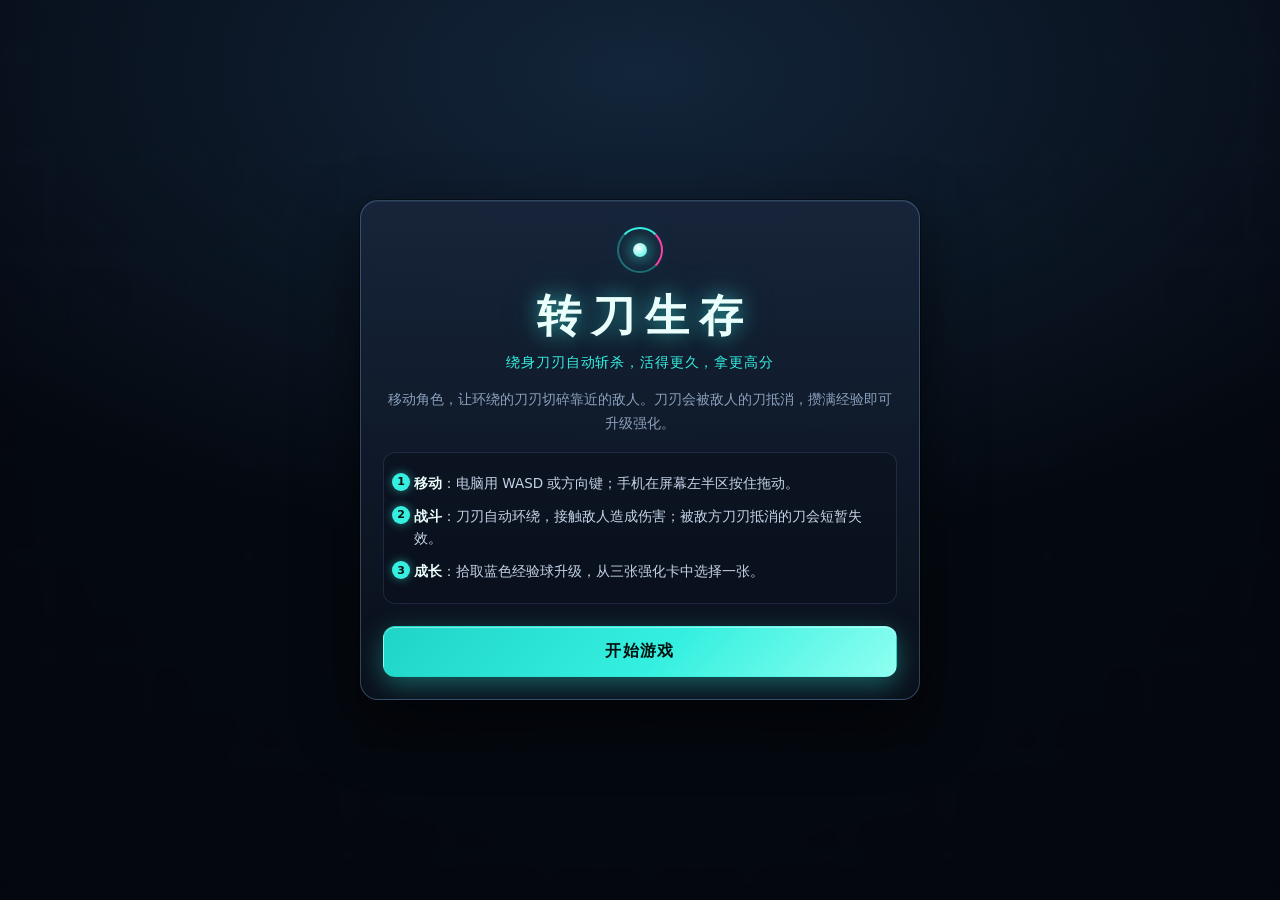
<file: index.html>
<!DOCTYPE html>
<html lang="zh-CN">
<head>
  <meta charset="UTF-8" />
  <meta name="viewport" content="width=device-width, initial-scale=1, viewport-fit=cover, maximum-scale=1, user-scalable=no" />
  <meta name="color-scheme" content="dark" />
  <meta name="theme-color" content="#060a12" />
  <link rel="icon" href="data:image/svg+xml,%3Csvg xmlns='http://www.w3.org/2000/svg' viewBox='0 0 32 32'%3E%3Crect width='32' height='32' rx='7' fill='%23060a12'/%3E%3Ccircle cx='16' cy='16' r='4' fill='%2335f0e0'/%3E%3Ccircle cx='16' cy='16' r='1.8' fill='%23eafffb'/%3E%3Cpath d='M16 16 L27 9 L19 18 Z' fill='%2335f0e0'/%3E%3Cpath d='M16 16 L5 23 L13 14 Z' fill='%23ff3ea5'/%3E%3C/svg%3E" />
  <title>转刀生存</title>
  <link rel="stylesheet" href="style.css" />
</head>
<body>
  <canvas id="game" aria-label="游戏画面"></canvas>

  <!-- 战斗内 HUD -->
  <div id="hud" hidden>
    <div class="hud-top">
      <div class="hearts" id="hearts" aria-label="生命值"></div>
      <div class="hud-right">
        <div class="timer" id="timeNum">00:00</div>
        <button class="icon-btn" id="pauseBtn" type="button" aria-label="暂停">暂停</button>
      </div>
    </div>
    <div class="xpbar"><div class="xpfill" id="xpFill"></div></div>
    <div class="hud-stats">
      <span class="stat"><i>等级</i><b id="lvlNum">1</b></span>
      <span class="stat"><i>击杀</i><b id="killNum">0</b></span>
      <span class="stat"><i>分数</i><b id="scoreNum">0</b></span>
      <span class="stat"><i>刀刃</i><b id="bladeNum">0/0</b></span>
    </div>
  </div>

  <!-- 开始页 -->
  <div class="overlay" id="startOverlay">
    <div class="panel">
      <div class="brand">
        <span class="brand-blade"></span>
        <span class="brand-dot"></span>
      </div>
      <h1 class="title">转刀生存</h1>
      <p class="subtitle">绕身刀刃自动斩杀，活得更久，拿更高分</p>
      <p class="lead">移动角色，让环绕的刀刃切碎靠近的敌人。刀刃会被敌人的刀抵消，攒满经验即可升级强化。</p>
      <ul class="howto">
        <li><b>移动</b>：电脑用 WASD 或方向键；手机在屏幕左半区按住拖动。</li>
        <li><b>战斗</b>：刀刃自动环绕，接触敌人造成伤害；被敌方刀刃抵消的刀会短暂失效。</li>
        <li><b>成长</b>：拾取蓝色经验球升级，从三张强化卡中选择一张。</li>
      </ul>
      <button class="btn primary" id="startBtn" type="button">开始游戏</button>
    </div>
  </div>

  <!-- 升级选卡 -->
  <div class="overlay" id="levelOverlay" hidden>
    <div class="panel level-panel">
      <h2 class="level-title">选择强化</h2>
      <div class="cards" id="cards"></div>
    </div>
  </div>

  <!-- 暂停 -->
  <div class="overlay" id="pauseOverlay" hidden>
    <div class="panel small-panel">
      <h2 class="title small">已暂停</h2>
      <div class="row">
        <button class="btn" id="resumeBtn" type="button">继续</button>
        <button class="btn ghost" id="restartBtn2" type="button">重新开始</button>
      </div>
    </div>
  </div>

  <!-- 结束页 -->
  <div class="overlay" id="endOverlay" hidden>
    <div class="panel">
      <h2 class="result">游戏结束</h2>
      <div class="stat-grid">
        <div class="stat-cell"><i>本局分数</i><b id="endScore">0</b></div>
        <div class="stat-cell"><i>存活时间</i><b id="endTime">00:00</b></div>
        <div class="stat-cell"><i>击杀数</i><b id="endKills">0</b></div>
        <div class="stat-cell best"><i>最高分</i><b id="endBest">0</b></div>
      </div>
      <p class="best-line" id="bestLine"></p>
      <button class="btn primary" id="againBtn" type="button">再来一局</button>
    </div>
  </div>

  <script src="engine.js"></script>
  <script src="sprites.js"></script>
  <script src="render.js"></script>
  <script src="input.js"></script>
  <script src="main.js"></script>
</body>
</html>
</file>
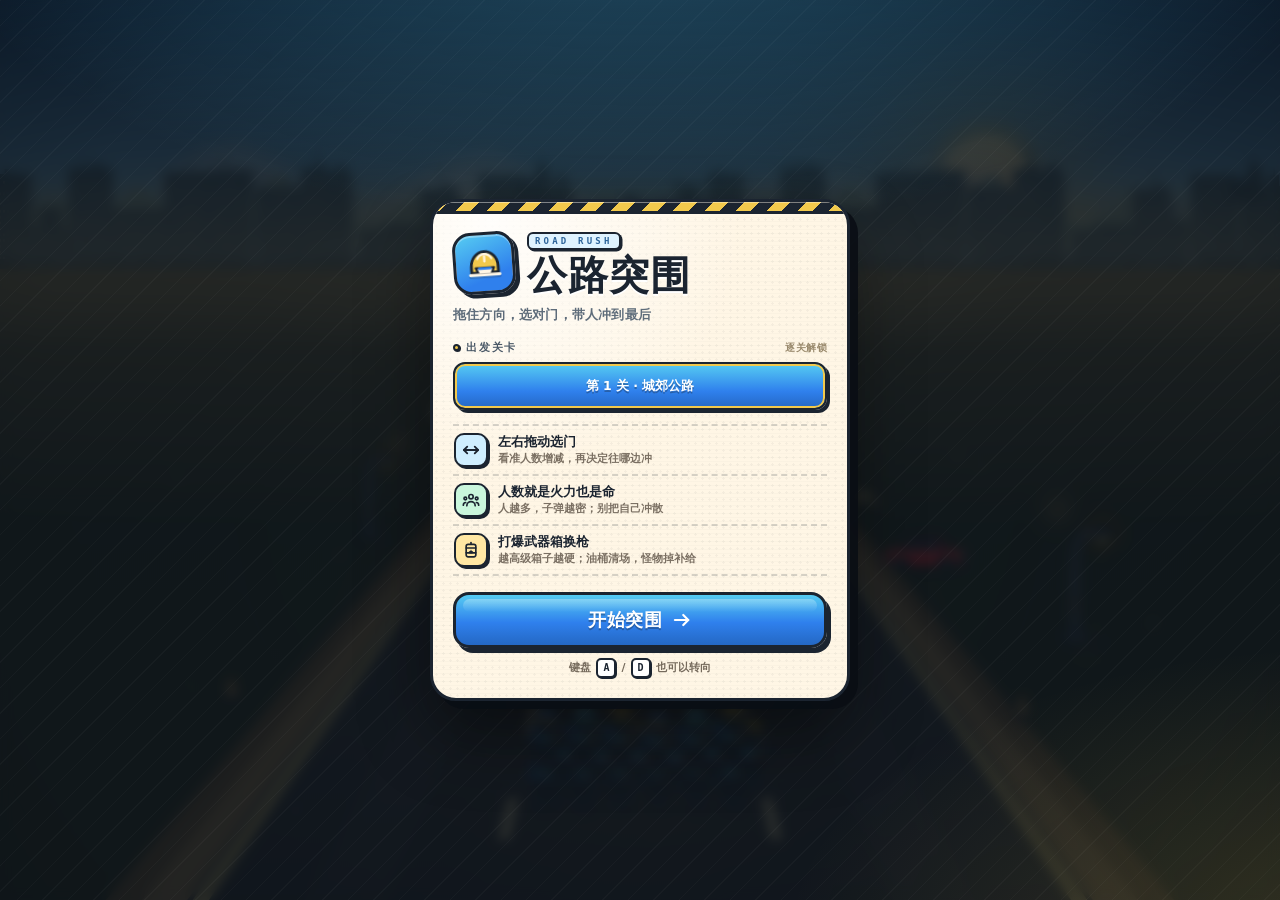
<file: road-rush/index.html>
<!DOCTYPE html>
<html lang="zh-CN">
<head>
<meta charset="UTF-8">
<meta name="viewport" content="width=device-width, initial-scale=1, viewport-fit=cover, maximum-scale=1, user-scalable=no">
<meta name="theme-color" content="#1B2430">
<meta name="description" content="公路突围——拖住方向，选对门，带人冲到最后。">
<title>公路突围</title>
<link rel="icon" href="data:image/svg+xml,%3Csvg xmlns='http://www.w3.org/2000/svg' viewBox='0 0 64 64'%3E%3Crect width='64' height='64' rx='15' fill='%231B2430'/%3E%3Cpath d='M12 35c0-11 9-20 20-20s20 9 20 20v9H12z' fill='%23F2C94C' stroke='%23FFF6E5' stroke-width='3' stroke-linejoin='round'/%3E%3Cpath d='M19 37h26l-4 8H23z' fill='%232F80ED' stroke='%231B2430' stroke-width='2.5' stroke-linejoin='round'/%3E%3Cpath d='M26 49h12' stroke='%23FFF6E5' stroke-width='4' stroke-linecap='round'/%3E%3C/svg%3E">
<link rel="stylesheet" href="style.css">
</head>
<body>

<canvas id="game" aria-label="公路突围游戏画面"></canvas>

<!-- ============ 游戏内 HUD ============ -->
<header id="hud" class="hud" hidden>
  <div class="hud-inner">

    <div class="hud-row">
      <div class="people-card">
        <div class="people-icon" aria-hidden="true">
          <svg viewBox="0 0 24 24" fill="none" focusable="false">
            <circle cx="8.2" cy="8.5" r="2.7" fill="#FFF6E5" stroke="#1B2430" stroke-width="1.5"/>
            <path d="M3 19c0-3 2.4-5 5.2-5s5.2 2 5.2 5" fill="#FFF6E5" stroke="#1B2430" stroke-width="1.5" stroke-linejoin="round"/>
            <circle cx="16.5" cy="7.4" r="2.1" fill="#FFF6E5" stroke="#1B2430" stroke-width="1.5"/>
            <path d="M12.9 18.8c0-2.5 1.8-4.1 3.9-4.1s3.9 1.6 3.9 4.1" fill="#FFF6E5" stroke="#1B2430" stroke-width="1.5" stroke-linejoin="round"/>
          </svg>
        </div>
        <div class="people-copy">
          <span class="people-label">队伍</span>
          <div class="people-line">
            <span id="peopleNum">0</span>
            <span class="people-unit">人</span>
          </div>
        </div>
        <span class="people-warn" aria-hidden="true">
          <svg viewBox="0 0 24 24" focusable="false">
            <path d="M12 3 22.5 21H1.5L12 3Z" fill="#FF5A5F" stroke="#1B2430" stroke-width="2.4" stroke-linejoin="round"/>
            <path d="M12 9v5" stroke="#FFF6E5" stroke-width="2.6" stroke-linecap="round"/>
            <circle cx="12" cy="17.6" r="1.4" fill="#FFF6E5"/>
          </svg>
        </span>
      </div>

      <div class="stat-stack">
        <div class="stat-line">
          <span class="stat-key">关卡</span>
          <span id="levelNum">1/3</span>
        </div>
        <div class="stat-line">
          <span class="stat-key">武器</span>
          <span id="weaponNum">Lv.1 手枪</span>
        </div>
      </div>

      <button id="pauseBtn" class="icon-btn" type="button" aria-label="暂停游戏">
        <svg viewBox="0 0 24 24" aria-hidden="true" focusable="false">
          <rect x="5.5" y="4.5" width="4.6" height="15" rx="1.6" fill="currentColor"/>
          <rect x="13.9" y="4.5" width="4.6" height="15" rx="1.6" fill="currentColor"/>
        </svg>
      </button>
    </div>

    <div class="progress-wrap" aria-hidden="true">
      <div id="progressTrack" class="progress-track">
        <div id="progressFill"></div>
      </div>
    </div>

    <div id="bossWrap" class="boss-wrap" hidden>
      <div class="boss-head">
        <span class="boss-tag">BOSS</span>
        <span id="bossName">路障巨尸</span>
      </div>
      <div class="boss-track">
        <div id="bossFill"></div>
      </div>
    </div>

  </div>
</header>

<!-- ============ 关卡开场横幅 ============ -->
<div id="banner" role="status" aria-live="polite"></div>

<!-- ============ 开始界面 ============ -->
<div id="startOverlay" class="overlay start-overlay" role="dialog" aria-modal="true" aria-labelledby="gameTitle">
  <div class="panel start-panel">

    <div class="brand">
      <div class="brand-mark" aria-hidden="true">
        <svg viewBox="0 0 64 64" fill="none" focusable="false">
          <path d="M13 36c0-11.6 8.5-21 19-21s19 9.4 19 21v9H13v-9Z" fill="#F2C94C" stroke="#1B2430" stroke-width="4" stroke-linejoin="round"/>
          <path d="M19 38h26l-4 9H23l-4-9Z" fill="#FFF6E5" stroke="#1B2430" stroke-width="3" stroke-linejoin="round"/>
          <path d="M24 39h16" stroke="#2F80ED" stroke-width="3.5" stroke-linecap="round"/>
          <path d="M11 48h42" stroke="#FFF6E5" stroke-width="4" stroke-linecap="round"/>
          <path d="M22 25c2.2-4.2 5.5-6.2 10-6.2s7.8 2 10 6.2" stroke="#FFF6E5" stroke-width="3.2" stroke-linecap="round"/>
          <path d="M32 22v7" stroke="#FFF6E5" stroke-width="3.2" stroke-linecap="round"/>
        </svg>
      </div>
      <div class="brand-copy">
        <span class="brand-eyebrow">ROAD RUSH</span>
        <h1 id="gameTitle">公路突围</h1>
      </div>
    </div>

    <p class="tagline">拖住方向，选对门，带人冲到最后</p>

    <div class="section-head">
      <h2 class="section-title">出发关卡</h2>
      <span class="section-note">逐关解锁</span>
    </div>
    <div id="levelRow" class="level-row" role="group" aria-label="选择关卡"></div>

    <ul class="steps">
      <li class="step">
        <span class="step-icon" aria-hidden="true">
          <svg viewBox="0 0 24 24" fill="none" stroke="currentColor" stroke-width="2.2" stroke-linecap="round" stroke-linejoin="round" focusable="false">
            <path d="M3.5 12h17"/>
            <path d="m7.5 8-4 4 4 4"/>
            <path d="m16.5 8 4 4-4 4"/>
          </svg>
        </span>
        <div class="step-copy">
          <strong>左右拖动选门</strong>
          <small>看准人数增减，再决定往哪边冲</small>
        </div>
      </li>
      <li class="step">
        <span class="step-icon" aria-hidden="true">
          <svg viewBox="0 0 24 24" fill="none" stroke="currentColor" stroke-width="2" stroke-linecap="round" stroke-linejoin="round" focusable="false">
            <circle cx="12" cy="8" r="2.6"/>
            <path d="M7 19c0-2.8 2.2-5 5-5s5 2.2 5 5"/>
            <circle cx="5.2" cy="10.2" r="1.6"/>
            <path d="M2.8 18.2c0-1.7 1.2-3 2.8-3.2"/>
            <circle cx="18.8" cy="10.2" r="1.6"/>
            <path d="M21.2 18.2c0-1.7-1.2-3-2.8-3.2"/>
          </svg>
        </span>
        <div class="step-copy">
          <strong>人数就是火力也是命</strong>
          <small>人越多，子弹越密；别把自己冲散</small>
        </div>
      </li>
      <li class="step">
        <span class="step-icon" aria-hidden="true">
          <svg viewBox="0 0 24 24" fill="none" stroke="currentColor" stroke-width="2" stroke-linecap="round" stroke-linejoin="round" focusable="false">
            <rect x="6.2" y="5.2" width="11.6" height="15" rx="2.4"/>
            <path d="M6.2 9.6h11.6"/>
            <path d="M6.2 15.4h11.6"/>
            <path d="M12 3v1.6"/>
            <path d="m12 11.4.9 1.7 1.9.3-1.4 1.4.3 1.9-1.7-.9-1.7.9.3-1.9-1.4-1.4 1.9-.3.9-1.7Z" fill="currentColor" stroke="none"/>
          </svg>
        </span>
        <div class="step-copy">
          <strong>打爆武器箱换枪</strong>
          <small>越高级箱子越硬；油桶清场，怪物掉补给</small>
        </div>
      </li>
    </ul>

    <button id="startBtn" class="btn btn-primary btn-block start-button" type="button">
      <span>开始突围</span>
      <svg viewBox="0 0 24 24" fill="none" stroke="currentColor" stroke-width="2.6" stroke-linecap="round" stroke-linejoin="round" aria-hidden="true" focusable="false">
        <path d="M3.5 12h16"/>
        <path d="m13.5 6 6 6-6 6"/>
      </svg>
    </button>

    <p class="hint"><span>键盘</span><kbd>A</kbd><span>/</span><kbd>D</kbd><span>也可以转向</span></p>
  </div>
</div>

<!-- ============ 暂停界面 ============ -->
<div id="pauseOverlay" class="overlay pause-overlay" role="dialog" aria-modal="true" aria-labelledby="pauseTitle" hidden>
  <div class="panel small-panel">
    <div class="pause-emblem" aria-hidden="true">
      <svg viewBox="0 0 24 24" focusable="false">
        <rect x="5.5" y="4" width="4.7" height="16" rx="1.8" fill="currentColor"/>
        <rect x="13.8" y="4" width="4.7" height="16" rx="1.8" fill="currentColor"/>
      </svg>
    </div>
    <span class="panel-eyebrow">PAUSED</span>
    <h2 id="pauseTitle" class="panel-title">已暂停</h2>
    <p class="panel-sub">队伍原地待命，随时可以继续</p>
    <div class="btn-stack">
      <button id="resumeBtn" class="btn btn-primary btn-block" type="button">继续</button>
      <button id="restartBtn" class="btn btn-secondary btn-block" type="button">重开</button>
    </div>
  </div>
</div>

<!-- ============ 结算界面 ============ -->
<div id="resultOverlay" class="overlay result-overlay" role="dialog" aria-modal="true" aria-labelledby="resultTitle" hidden>
  <div class="panel result-panel">
    <div class="result-head">
      <span class="panel-eyebrow">战报</span>
      <h2 id="resultTitle" class="panel-title">关卡突破</h2>
      <p id="resultSub" class="panel-sub">剩余 12 人 · 武器 Lv.2 双管</p>
    </div>

    <div class="stats">
      <div class="stat">
        <span class="stat-name">剩余人数</span>
        <strong id="resultPeople" class="stat-value">0</strong>
      </div>
      <div class="stat">
        <span class="stat-name">击杀</span>
        <strong id="resultKills" class="stat-value">0</strong>
      </div>
      <div class="stat stat-score">
        <span class="stat-name">本局分数</span>
        <strong id="resultScore" class="stat-value">0</strong>
      </div>
      <div class="stat stat-best">
        <span class="stat-name">最高分</span>
        <strong id="resultBest" class="stat-value">0</strong>
      </div>
    </div>

    <div class="btn-stack result-actions">
      <button id="nextBtn" class="btn btn-primary btn-block" type="button">下一关</button>
      <button id="retryBtn" class="btn btn-secondary btn-block" type="button">重打本关</button>
    </div>
  </div>
</div>

<script src="engine.js"></script>
<script src="sprites.js"></script>
<script src="render.js"></script>
<script src="input.js"></script>
<script src="main.js"></script>
</body>
</html>
</file>
<file: style.css>
/* ============================================================
   转刀生存 — 表现层样式
   深色竞技场 + 霓虹青主色，粉紫 Boss 气场，金色精英。
   移动端优先，桌面自适应。全部使用系统字体，无外部资源。
   ============================================================ */

:root {
  --bg:       #060a12;
  --bg-2:     #0a1120;
  --panel:    rgba(13, 21, 36, 0.92);
  --panel-2:  rgba(20, 31, 51, 0.85);
  --line:     rgba(90, 130, 190, 0.22);
  --line-2:   rgba(120, 170, 220, 0.34);
  --cyan:     #35f0e0;
  --cyan-dim: #1d9c92;
  --gold:     #ffcc4d;
  --magenta:  #ff3ea5;
  --red:      #ff4d6d;
  --text:     #e2ecf9;
  --muted:    #8ba0bd;

  --font-ui: "PingFang SC", "Hiragino Sans GB", "Microsoft YaHei", "Noto Sans SC", system-ui, -apple-system, sans-serif;
  --font-num: "DIN Alternate", "Bahnschrift", "Oswald", ui-monospace, "SF Mono", Menlo, Consolas, monospace;
}

* { box-sizing: border-box; -webkit-tap-highlight-color: transparent; }

html, body {
  margin: 0;
  padding: 0;
  /* 100% / 100vh fallback, then dvh where supported so the layout tracks the
     visible viewport when mobile toolbars/address bars show or hide. */
  height: 100%;
  height: 100dvh;
  min-height: 100%;
  overflow: hidden;
  background: var(--bg);
  color: var(--text);
  font-family: var(--font-ui);
  -webkit-font-smoothing: antialiased;
  text-rendering: optimizeSpeed;
  overscroll-behavior: none;
  touch-action: none;
  user-select: none;
  -webkit-user-select: none;
}

#game {
  position: fixed;
  inset: 0;
  width: 100%;
  height: 100%;
  height: 100dvh;   /* fill the visible viewport, not the larger layout viewport */
  display: block;
  touch-action: none;
  background: var(--bg);
}

[hidden] { display: none !important; }

/* ---------------------------------------------------------------
   HUD
   --------------------------------------------------------------- */
#hud {
  position: fixed;
  inset: 0;
  height: 100%;
  height: 100dvh;
  padding:
    calc(10px + env(safe-area-inset-top, 0px))
    calc(12px + env(safe-area-inset-right, 0px))
    12px
    calc(12px + env(safe-area-inset-left, 0px));
  pointer-events: none;
  display: flex;
  flex-direction: column;
  gap: 8px;
  z-index: 5;
}

.hud-top {
  display: flex;
  align-items: flex-start;
  justify-content: space-between;
  gap: 10px;
}

.hearts {
  display: flex;
  flex-wrap: wrap;
  gap: 4px;
  max-width: 62%;
}

/* 心形：用内联 SVG 贴图绘制，形状严格限制在 20x20 盒内。
   旧的 rotate + 两个圆拼接会让可视范围超出布局盒，导致相邻心形重叠糊在一起。 */
.heart {
  flex: 0 0 auto;
  width: 20px;
  height: 20px;
  background-repeat: no-repeat;
  background-position: center;
  background-size: contain;
  background-image: url("data:image/svg+xml,%3Csvg%20xmlns='http://www.w3.org/2000/svg'%20viewBox='0%200%2024%2024'%3E%3Cpath%20d='M12,21.35l-1.45-1.32C5.4,15.36,2,12.28,2,8.5C2,5.42,4.42,3,7.5,3c1.74,0,3.41,.81,4.5,2.09C13.09,3.81,14.76,3,16.5,3C19.58,3,22,5.42,22,8.5c0,3.78-3.4,6.86-8.55,11.54L12,21.35z'%20fill='%232a1521'%20stroke='%23ff4d6d'%20stroke-opacity='0.5'%20stroke-width='1.6'%20stroke-linejoin='round'/%3E%3C/svg%3E");
  transition: filter 0.14s ease;
}
.heart.full {
  background-image: url("data:image/svg+xml,%3Csvg%20xmlns='http://www.w3.org/2000/svg'%20viewBox='0%200%2024%2024'%3E%3Cdefs%3E%3ClinearGradient%20id='g'%20x1='0'%20y1='0'%20x2='1'%20y2='1'%3E%3Cstop%20offset='0'%20stop-color='%23ff8aa4'/%3E%3Cstop%20offset='1'%20stop-color='%23ff4d6d'/%3E%3C/linearGradient%3E%3C/defs%3E%3Cpath%20d='M12,21.35l-1.45-1.32C5.4,15.36,2,12.28,2,8.5C2,5.42,4.42,3,7.5,3c1.74,0,3.41,.81,4.5,2.09C13.09,3.81,14.76,3,16.5,3C19.58,3,22,5.42,22,8.5c0,3.78-3.4,6.86-8.55,11.54L12,21.35z'%20fill='url(%23g)'%20stroke='%23ffb4c2'%20stroke-opacity='0.55'%20stroke-width='0.9'%20stroke-linejoin='round'/%3E%3C/svg%3E");
  filter: drop-shadow(0 0 2px rgba(255, 77, 109, 0.8));
}

.hud-right {
  display: flex;
  align-items: center;
  gap: 8px;
}

.timer {
  font-family: var(--font-num);
  font-size: 22px;
  font-weight: 700;
  letter-spacing: 0.04em;
  color: #dff6ff;
  text-shadow: 0 0 10px rgba(53, 240, 224, 0.45);
  padding: 2px 8px;
  border: 1px solid var(--line);
  border-radius: 8px;
  background: rgba(8, 14, 26, 0.6);
  min-width: 74px;
  text-align: center;
}

.icon-btn {
  pointer-events: auto;
  font-family: inherit;
  font-size: 13px;
  color: var(--text);
  background: rgba(8, 14, 26, 0.6);
  border: 1px solid var(--line-2);
  border-radius: 8px;
  padding: 7px 12px;
  min-width: 44px;
  min-height: 44px;   /* comfortable mobile tap target */
  cursor: pointer;
  transition: border-color 0.15s, background 0.15s, transform 0.08s;
}
.icon-btn:hover { border-color: var(--cyan); background: rgba(20, 40, 52, 0.75); }
.icon-btn:active { transform: scale(0.95); }

.xpbar {
  height: 9px;
  border-radius: 6px;
  background: rgba(10, 18, 32, 0.75);
  border: 1px solid var(--line);
  overflow: hidden;
  box-shadow: inset 0 0 8px rgba(0, 0, 0, 0.5);
}
.xpfill {
  height: 100%;
  width: 0%;
  border-radius: 6px;
  background: linear-gradient(90deg, #1f7ad6, #46e6ff 65%, #a6fff6);
  box-shadow: 0 0 12px rgba(70, 230, 255, 0.65);
  transition: width 0.12s linear;
}

.hud-stats {
  display: flex;
  gap: 6px;
  flex-wrap: wrap;
}
.stat {
  display: inline-flex;
  align-items: baseline;
  gap: 6px;
  padding: 4px 9px;
  border-radius: 8px;
  background: rgba(8, 14, 26, 0.55);
  border: 1px solid var(--line);
  font-size: 12px;
  color: var(--muted);
}
.stat i { font-style: normal; }
.stat b {
  font-family: var(--font-num);
  font-size: 15px;
  color: var(--text);
  font-weight: 700;
}
.stat:nth-child(3) b { color: var(--gold); }
.stat:nth-child(4) b { color: var(--cyan); }

/* ---------------------------------------------------------------
   Overlays
   --------------------------------------------------------------- */
.overlay {
  position: fixed;
  inset: 0;
  height: 100%;
  height: 100dvh;
  display: flex;
  align-items: center;
  justify-content: center;
  padding:
    calc(18px + env(safe-area-inset-top, 0px))
    calc(18px + env(safe-area-inset-right, 0px))
    18px
    calc(18px + env(safe-area-inset-left, 0px));
  z-index: 20;
  background:
    radial-gradient(120% 90% at 50% 8%, rgba(30, 60, 92, 0.55), transparent 60%),
    rgba(4, 7, 13, 0.82);
  backdrop-filter: blur(7px);
  -webkit-backdrop-filter: blur(7px);
  animation: over-in 0.22s ease both;
}
@keyframes over-in { from { opacity: 0; } to { opacity: 1; } }

.panel {
  width: min(560px, 100%);
  max-height: calc(100dvh - 36px - env(safe-area-inset-top, 0px));
  overflow: auto;
  -webkit-overflow-scrolling: touch;
  overscroll-behavior: contain;
  padding: 26px 22px calc(22px + env(safe-area-inset-bottom, 0px));
  border-radius: 18px;
  background:
    linear-gradient(180deg, rgba(24, 38, 60, 0.9), rgba(10, 16, 28, 0.94));
  border: 1px solid var(--line-2);
  box-shadow:
    0 0 0 1px rgba(0, 0, 0, 0.4),
    0 24px 60px rgba(0, 0, 0, 0.6),
    inset 0 1px 0 rgba(180, 220, 255, 0.08);
  animation: panel-in 0.26s cubic-bezier(0.2, 0.9, 0.3, 1.1) both;
}
@keyframes panel-in { from { opacity: 0; transform: translateY(14px) scale(0.97); } to { opacity: 1; transform: none; } }

.small-panel { width: min(360px, 100%); text-align: center; }

.brand {
  position: relative;
  height: 46px;
  width: 46px;
  margin: 0 auto 14px;
}
.brand-dot {
  position: absolute;
  inset: 16px;
  border-radius: 50%;
  background: radial-gradient(circle at 40% 35%, #ffffff, var(--cyan));
  box-shadow: 0 0 16px rgba(53, 240, 224, 0.9), 0 0 34px rgba(53, 240, 224, 0.4);
}
.brand-blade {
  position: absolute;
  inset: 0;
  border-radius: 50%;
  border: 2px solid rgba(53, 240, 224, 0.35);
  border-top-color: var(--cyan);
  border-right-color: var(--magenta);
  animation: spin 1.9s linear infinite;
}
@keyframes spin { to { transform: rotate(360deg); } }

.title {
  margin: 0 0 8px;
  text-align: center;
  font-size: clamp(30px, 9vw, 44px);
  letter-spacing: 0.22em;
  text-indent: 0.22em;
  font-weight: 800;
  color: #eafffb;
  text-shadow: 0 0 18px rgba(53, 240, 224, 0.5), 0 0 40px rgba(53, 240, 224, 0.25);
}
.title.small { font-size: 26px; letter-spacing: 0.16em; }

.subtitle {
  margin: 0 0 16px;
  text-align: center;
  color: var(--cyan);
  font-size: 14px;
  letter-spacing: 0.06em;
}

.lead {
  margin: 0 0 16px;
  color: var(--muted);
  font-size: 14px;
  line-height: 1.7;
  text-align: center;
}

.howto {
  margin: 0 0 22px;
  padding: 14px 16px 14px 30px;
  list-style: none;
  counter-reset: h;
  border-radius: 12px;
  background: rgba(8, 14, 26, 0.5);
  border: 1px solid var(--line);
}
.howto li {
  position: relative;
  counter-increment: h;
  padding: 6px 0;
  font-size: 13.5px;
  line-height: 1.6;
  color: #c4d3e6;
}
.howto li::before {
  content: counter(h);
  position: absolute;
  left: -22px;
  top: 6px;
  width: 18px;
  height: 18px;
  border-radius: 50%;
  display: flex;
  align-items: center;
  justify-content: center;
  font-size: 11px;
  font-weight: 700;
  color: #04120f;
  background: var(--cyan);
  box-shadow: 0 0 10px rgba(53, 240, 224, 0.5);
}
.howto b { color: #eafffb; }

/* 按钮 */
.btn {
  display: block;
  width: 100%;
  padding: 14px 18px;
  border-radius: 12px;
  border: 1px solid var(--line-2);
  background: rgba(16, 26, 42, 0.9);
  color: var(--text);
  font-family: inherit;
  font-size: 16px;
  letter-spacing: 0.08em;
  cursor: pointer;
  transition: transform 0.08s, box-shadow 0.18s, background 0.18s, border-color 0.18s;
}
.btn:hover { border-color: var(--cyan); }
.btn:active { transform: scale(0.98); }
.btn.primary {
  border-color: transparent;
  background: linear-gradient(135deg, #1fd4c6, #35f0e0 55%, #8ffff0);
  color: #04120f;
  font-weight: 800;
  box-shadow: 0 8px 26px rgba(53, 240, 224, 0.35), inset 0 1px 0 rgba(255, 255, 255, 0.4);
}
.btn.primary:hover { box-shadow: 0 10px 32px rgba(53, 240, 224, 0.5); }
.btn.ghost { background: transparent; color: var(--muted); }

.row { display: flex; gap: 10px; margin-top: 8px; }
.row .btn { margin: 0; }

/* 升级选卡 */
.level-panel { width: min(620px, 100%); }
.level-title {
  margin: 0 0 18px;
  text-align: center;
  font-size: 22px;
  letter-spacing: 0.18em;
  color: #ffe9a8;
  text-shadow: 0 0 16px rgba(255, 204, 77, 0.45);
}
.cards { display: flex; flex-direction: column; gap: 12px; }
.card {
  display: flex;
  align-items: center;
  gap: 14px;
  width: 100%;
  padding: 14px 16px;
  text-align: left;
  border-radius: 14px;
  border: 1px solid var(--line-2);
  background: linear-gradient(120deg, rgba(28, 44, 68, 0.9), rgba(12, 19, 32, 0.9));
  color: var(--text);
  font-family: inherit;
  cursor: pointer;
  transition: transform 0.1s, border-color 0.16s, box-shadow 0.16s;
  animation: card-in 0.28s ease both;
}
.card:nth-child(2) { animation-delay: 0.06s; }
.card:nth-child(3) { animation-delay: 0.12s; }
@keyframes card-in { from { opacity: 0; transform: translateY(10px); } to { opacity: 1; transform: none; } }
.card:hover {
  border-color: var(--cyan);
  box-shadow: 0 0 0 1px rgba(53, 240, 224, 0.35), 0 10px 26px rgba(0, 0, 0, 0.5);
  transform: translateY(-1px);
}
.card:active { transform: scale(0.99); }
.card-icon {
  flex: 0 0 auto;
  width: 46px;
  height: 46px;
  border-radius: 12px;
  display: flex;
  align-items: center;
  justify-content: center;
  font-size: 24px;
  line-height: 1;
  background: radial-gradient(circle at 40% 30%, rgba(53, 240, 224, 0.3), rgba(10, 18, 30, 0.9));
  border: 1px solid rgba(53, 240, 224, 0.3);
  box-shadow: inset 0 0 12px rgba(53, 240, 224, 0.16);
}
.card-text { min-width: 0; }
.card-name { font-size: 16px; font-weight: 700; color: #eafffb; letter-spacing: 0.04em; }
.card-desc { margin-top: 4px; font-size: 13px; line-height: 1.5; color: var(--muted); }

/* 结束页 */
.result {
  margin: 0 0 18px;
  text-align: center;
  font-size: 30px;
  letter-spacing: 0.2em;
  color: var(--red);
  text-shadow: 0 0 20px rgba(255, 77, 109, 0.45);
}
.stat-grid {
  display: grid;
  grid-template-columns: 1fr 1fr;
  gap: 10px;
  margin-bottom: 16px;
}
.stat-cell {
  padding: 14px;
  border-radius: 12px;
  background: rgba(8, 14, 26, 0.6);
  border: 1px solid var(--line);
  text-align: center;
}
.stat-cell i { display: block; font-style: normal; font-size: 12px; color: var(--muted); margin-bottom: 6px; }
.stat-cell b { font-family: var(--font-num); font-size: 26px; color: #eafffb; font-weight: 700; }
.stat-cell.best b { color: var(--gold); text-shadow: 0 0 14px rgba(255, 204, 77, 0.4); }
.best-line {
  margin: 0 0 18px;
  text-align: center;
  font-size: 13px;
  color: var(--gold);
  min-height: 18px;
}

@media (min-width: 720px) {
  .cards { flex-direction: row; }
  .card { flex-direction: column; align-items: stretch; text-align: center; }
  .card-icon { margin: 0 auto; }
}

/* 窄屏适配（320–360px）：收紧 HUD / 面板间距，防止元素拥挤或换行错位 */
@media (max-width: 360px) {
  #hud { gap: 6px; }
  .hearts { gap: 4px; }   /* 不缩到 3px，保证心形之间仍有可见间隔 */
  .hud-top { gap: 8px; }
  .timer { font-size: 19px; min-width: 66px; padding: 2px 6px; }
  .icon-btn { padding: 6px 10px; font-size: 12px; }
  .stat { padding: 4px 7px; gap: 4px; font-size: 11px; }
  .stat b { font-size: 14px; }
  .overlay {
    padding:
      calc(14px + env(safe-area-inset-top, 0px))
      calc(14px + env(safe-area-inset-right, 0px))
      14px
      calc(14px + env(safe-area-inset-left, 0px));
  }
  .panel {
    padding: 20px 16px calc(18px + env(safe-area-inset-bottom, 0px));
    max-height: calc(100dvh - 28px - env(safe-area-inset-top, 0px));
  }
}

/* 横屏矮视口（如 844x390）：压缩面板留白，减少滚动依赖 */
@media (max-height: 480px) and (orientation: landscape) {
  .panel { padding-top: 18px; padding-bottom: calc(16px + env(safe-area-inset-bottom, 0px)); }
  .brand { margin-bottom: 8px; }
  .title { font-size: clamp(24px, 6vw, 34px); }
  .howto { margin-bottom: 14px; padding-top: 10px; padding-bottom: 10px; }
  .howto li { padding: 4px 0; }
}

@media (prefers-reduced-motion: reduce) {
  .brand-blade { animation: none; }
  .overlay, .panel, .card { animation: none; }
}
</file>
<file: road-rush/style.css>
/* =============================================================
   公路突围 / Road Rush — UI shell
   Bright post-apocalyptic cartoon · chunky panels · hard shadows
   ============================================================= */

:root {
  --ink: #1B2430;
  --ink-soft: #2B3948;
  --cream: #FFF6E5;
  --cream-light: #FFFCF5;
  --paper: #FFF1D6;

  --blue: #2F80ED;
  --blue-deep: #2468C4;
  --cyan: #56CCF2;
  --green: #2ED47A;
  --red: #FF5A5F;
  --red-deep: #C93439;
  --gold: #F2C94C;
  --gold-deep: #D9A92B;

  --font-ui: "PingFang SC", "Hiragino Sans GB", "Microsoft YaHei", "Noto Sans SC", system-ui, -apple-system, "Segoe UI", sans-serif;
  --font-num: "DIN Alternate", "Bahnschrift", ui-monospace, "SFMono-Regular", Menlo, Consolas, monospace;

  --outline: 3px solid var(--ink);
  --hard-shadow: 4px 4px 0 var(--ink);
  --radius-panel: 26px;
}

*,
*::before,
*::after {
  box-sizing: border-box;
}

[hidden] {
  display: none !important;
}

html,
body {
  width: 100%;
  height: 100%;
  height: 100dvh;
  margin: 0;
  padding: 0;
  overflow: hidden;
  overscroll-behavior: none;
  touch-action: none;
}

html {
  background: #101823;
  -webkit-text-size-adjust: 100%;
}

body {
  position: fixed;
  inset: 0;
  background:
    radial-gradient(110% 70% at 50% -10%, #2C4A5E 0%, rgba(44, 74, 94, 0) 62%),
    linear-gradient(180deg, #182532 0%, #101823 100%);
  color: var(--ink);
  font-family: var(--font-ui);
  font-size: 14px;
  line-height: 1.4;
  -webkit-font-smoothing: antialiased;
  -moz-osx-font-smoothing: grayscale;
  text-rendering: optimizeLegibility;
  -webkit-tap-highlight-color: transparent;
  -webkit-user-select: none;
  user-select: none;
}

button {
  font: inherit;
  color: inherit;
  -webkit-appearance: none;
  appearance: none;
}

svg {
  display: block;
}

/* =============================================================
   Canvas
   ============================================================= */
#game {
  position: fixed;
  inset: 0;
  display: block;
  width: 100%;
  height: 100%;
  height: 100dvh;
  background:
    radial-gradient(120% 62% at 50% 0%, #33566A 0%, rgba(51, 86, 106, 0) 58%),
    linear-gradient(180deg, #182532 0%, #101823 100%);
  z-index: 0;
  touch-action: none;
}

/* =============================================================
   HUD
   ============================================================= */
.hud {
  position: fixed;
  top: 0;
  left: 0;
  right: 0;
  z-index: 20;
  padding:
    calc(env(safe-area-inset-top, 0px) + 8px)
    max(10px, env(safe-area-inset-right, 0px))
    0
    max(10px, env(safe-area-inset-left, 0px));
  pointer-events: none;
}

.hud-inner {
  width: 100%;
  max-width: 680px;
  margin: 0 auto;
}

.hud-row {
  display: flex;
  align-items: stretch;
  gap: 7px;
}

/* ---- people counter: the visual anchor ---- */
.people-card {
  position: relative;
  display: flex;
  align-items: center;
  gap: 7px;
  flex: 0 1 auto;
  min-width: 110px;
  min-height: 60px;
  padding: 6px 10px 6px 7px;
  background: var(--cream);
  border: var(--outline);
  border-radius: 16px;
  box-shadow: 3px 3px 0 rgba(9, 14, 20, 0.92);
  transition: border-color 0.15s ease, background-color 0.15s ease;
}

.people-icon {
  display: grid;
  place-items: center;
  flex: 0 0 36px;
  width: 36px;
  height: 36px;
  color: var(--cream);
  background: linear-gradient(180deg, var(--cyan) 0%, var(--blue) 88%);
  border: 2.5px solid var(--ink);
  border-radius: 11px;
  box-shadow: inset 0 2px 0 rgba(255, 255, 255, 0.38);
}

.people-icon svg {
  width: 23px;
  height: 23px;
}

.people-copy {
  display: flex;
  flex-direction: column;
  min-width: 0;
}

.people-label {
  margin-bottom: 1px;
  color: #5D7183;
  font-size: 9px;
  font-weight: 900;
  line-height: 1;
  letter-spacing: 1.7px;
}

.people-line {
  display: flex;
  align-items: baseline;
  gap: 2px;
  min-width: 0;
}

#peopleNum {
  display: inline-block;
  color: var(--ink);
  font-family: var(--font-num);
  font-size: 34px;
  font-weight: 900;
  line-height: 0.88;
  letter-spacing: -1px;
  font-variant-numeric: tabular-nums;
  transform-origin: 50% 60%;
}

.people-unit {
  color: var(--blue);
  font-size: 11px;
  font-weight: 900;
  line-height: 1;
}

/* low squad — color + dashed outline + warning badge (not color alone) */
#peopleNum.low {
  color: #D92D33;
  animation: people-pulse 900ms ease-in-out infinite;
}

.people-card:has(#peopleNum.low) {
  background: #FFF0EA;
  border-color: var(--red);
  box-shadow: 3px 3px 0 var(--red-deep);
}

.people-card:has(#peopleNum.low) .people-icon {
  background: linear-gradient(180deg, #FF8A8E 0%, #E23A40 90%);
}

.people-card:has(#peopleNum.low) .people-label {
  color: var(--red-deep);
}

.people-warn {
  position: absolute;
  top: 4px;
  right: 4px;
  display: none;
  width: 18px;
  height: 18px;
  filter: drop-shadow(1px 1px 0 rgba(27, 36, 48, 0.9));
  animation: warn-bob 1.2s ease-in-out infinite;
}

.people-warn svg {
  width: 100%;
  height: 100%;
}

.people-card:has(#peopleNum.low) .people-warn {
  display: block;
}

/* older browsers without :has still get an inline warning badge */
@supports not selector(:has(*)) {
  #peopleNum.low::after {
    content: "!";
    display: inline-grid;
    place-items: center;
    width: 14px;
    height: 14px;
    margin-left: 3px;
    color: #FFFFFF;
    background: var(--red);
    border: 1.5px solid var(--ink);
    border-radius: 50%;
    font-family: var(--font-ui);
    font-size: 10px;
    font-weight: 900;
    line-height: 1;
    vertical-align: 8px;
  }
}

@keyframes people-pulse {
  0%, 100% { transform: scale(1); }
  50% { transform: scale(1.09); }
}

@keyframes warn-bob {
  0%, 100% { transform: translateY(0) rotate(-2deg); }
  50% { transform: translateY(-2px) rotate(2deg); }
}

/* ---- compact stat rail ---- */
.stat-stack {
  display: flex;
  flex: 1 1 auto;
  flex-direction: column;
  justify-content: center;
  gap: 3px;
  min-width: 0;
  padding: 5px 9px;
  background: rgba(255, 246, 229, 0.96);
  border: 2.5px solid var(--ink);
  border-radius: 14px;
  box-shadow: 3px 3px 0 rgba(9, 14, 20, 0.92);
}

.stat-line {
  display: flex;
  align-items: center;
  justify-content: space-between;
  gap: 6px;
  min-width: 0;
  line-height: 1;
}

.stat-line + .stat-line {
  padding-top: 3px;
  border-top: 1px dashed rgba(27, 36, 48, 0.3);
}

.stat-key {
  flex: 0 0 auto;
  color: #4E7095;
  font-size: 8.5px;
  font-weight: 900;
  letter-spacing: 1.4px;
}

#levelNum,
#weaponNum {
  min-width: 0;
  overflow: hidden;
  color: var(--ink);
  font-family: var(--font-num);
  font-size: 12px;
  font-weight: 900;
  line-height: 1.2;
  letter-spacing: 0.2px;
  text-overflow: ellipsis;
  white-space: nowrap;
}

#levelNum {
  color: var(--blue);
  font-size: 12.5px;
}

/* ---- pause ---- */
.icon-btn {
  display: grid;
  place-items: center;
  flex: 0 0 48px;
  align-self: stretch;
  width: 48px;
  min-width: 48px;
  min-height: 48px;
  padding: 0;
  color: var(--ink);
  background: var(--cream);
  border: var(--outline);
  border-radius: 14px;
  box-shadow: 3px 3px 0 rgba(9, 14, 20, 0.92);
  cursor: pointer;
  pointer-events: auto;
  touch-action: manipulation;
  transition: transform 0.08s ease, box-shadow 0.08s ease, filter 0.15s ease;
}

.icon-btn svg {
  width: 21px;
  height: 21px;
}

/* ---- progress ---- */
.progress-wrap {
  display: flex;
  align-items: center;
  margin-top: 8px;
  pointer-events: none;
}

.progress-track {
  position: relative;
  flex: 1 1 auto;
  width: 100%;
  height: 11px;
  overflow: hidden;
  background: #1A2530;
  border: 2.5px solid var(--ink);
  border-radius: 999px;
  box-shadow:
    0 0 0 2px rgba(255, 246, 229, 0.92),
    0 3px 0 rgba(9, 14, 20, 0.55),
    inset 0 2px 0 rgba(0, 0, 0, 0.35);
}

#progressFill {
  width: 0%;
  height: 100%;
  background: linear-gradient(90deg, var(--blue) 0%, var(--cyan) 100%);
  border-radius: 999px;
  box-shadow: inset -3px 0 0 var(--gold);
  transition: width 0.18s linear;
}

/* ---- boss ---- */
.boss-wrap {
  margin-top: 7px;
  padding: 5px 8px 7px;
  background: rgba(19, 28, 38, 0.93);
  border: 2.5px solid var(--cream);
  border-radius: 12px;
  box-shadow: 2px 2px 0 rgba(9, 14, 20, 0.8);
}

.boss-head {
  display: flex;
  align-items: center;
  gap: 6px;
  min-width: 0;
  margin-bottom: 4px;
}

.boss-tag {
  flex: 0 0 auto;
  padding: 1px 5px;
  color: #fff;
  background: var(--red);
  border: 2px solid var(--ink);
  border-radius: 5px;
  font-family: var(--font-num);
  font-size: 8px;
  font-weight: 900;
  line-height: 1.2;
  letter-spacing: 1.2px;
}

#bossName {
  min-width: 0;
  overflow: hidden;
  color: var(--cream);
  font-size: 11.5px;
  font-weight: 900;
  line-height: 1.2;
  letter-spacing: 0.4px;
  text-overflow: ellipsis;
  white-space: nowrap;
}

.boss-track {
  height: 10px;
  overflow: hidden;
  background: #0B121A;
  border: 1.5px solid rgba(255, 246, 229, 0.55);
  border-radius: 999px;
}

#bossFill {
  width: 100%;
  height: 100%;
  background: linear-gradient(90deg, var(--red) 0%, #FF8A5C 100%);
  border-radius: 999px;
  box-shadow: inset -3px 0 0 var(--gold);
  transition: width 0.16s linear;
}

/* =============================================================
   Level banner
   ============================================================= */
#banner {
  position: fixed;
  top: 32%;
  left: 50%;
  z-index: 30;
  max-width: calc(100vw - 40px);
  padding: 10px 20px 11px;
  color: var(--ink);
  background-color: var(--cream);
  background-image:
    radial-gradient(circle at 50% 0%, rgba(255, 255, 255, 0.9), transparent 70%),
    radial-gradient(rgba(27, 36, 48, 0.045) 1px, transparent 1.2px);
  background-size: auto, 7px 7px;
  border: var(--outline);
  border-radius: 14px;
  box-shadow: 5px 5px 0 var(--ink), 0 16px 30px rgba(0, 0, 0, 0.3);
  font-size: 20px;
  font-weight: 900;
  line-height: 1.2;
  letter-spacing: 0.6px;
  text-align: center;
  white-space: nowrap;
  overflow: hidden;
  text-overflow: ellipsis;
  opacity: 0;
  visibility: hidden;
  pointer-events: none;
  transform: translate(-50%, -50%) rotate(-1.2deg);
}

#banner::before {
  content: "";
  position: absolute;
  top: 4px;
  left: 8px;
  right: 8px;
  height: 4px;
  background: linear-gradient(90deg, var(--gold) 0 22%, transparent 22% 78%, var(--gold) 78% 100%);
  border-radius: 99px;
  opacity: 0.95;
}

#banner.show {
  visibility: visible;
  opacity: 1;
  animation: banner-pop 0.54s cubic-bezier(0.2, 0.9, 0.3, 1.16) both;
}

@keyframes banner-pop {
  0% {
    opacity: 0;
    transform: translate(-50%, -36%) scale(0.78) rotate(-2.6deg);
  }
  58% {
    opacity: 1;
    transform: translate(-50%, -52%) scale(1.045) rotate(-0.9deg);
  }
  100% {
    opacity: 1;
    transform: translate(-50%, -50%) scale(1) rotate(-1.2deg);
  }
}

/* =============================================================
   Overlays & panels
   ============================================================= */
.overlay {
  position: fixed;
  inset: 0;
  z-index: 40;
  display: flex;
  align-items: flex-start;
  justify-content: center;
  padding:
    calc(env(safe-area-inset-top, 0px) + 12px)
    max(14px, env(safe-area-inset-right, 0px))
    calc(env(safe-area-inset-bottom, 0px) + 12px)
    max(14px, env(safe-area-inset-left, 0px));
  overflow-x: hidden;
  overflow-y: auto;
  overscroll-behavior: contain;
  touch-action: pan-y;
  background:
    radial-gradient(90% 60% at 50% -12%, rgba(86, 204, 242, 0.27) 0%, rgba(86, 204, 242, 0) 62%),
    radial-gradient(72% 52% at 106% 104%, rgba(242, 201, 76, 0.16) 0%, rgba(242, 201, 76, 0) 62%),
    repeating-linear-gradient(135deg, rgba(255, 255, 255, 0.028) 0 1px, rgba(255, 255, 255, 0) 1px 18px),
    rgba(10, 16, 23, 0.82);
  -webkit-backdrop-filter: blur(6px) saturate(1.08);
  backdrop-filter: blur(6px) saturate(1.08);
  animation: overlay-in 0.22s ease-out both;
}

@keyframes overlay-in {
  from { opacity: 0; }
  to { opacity: 1; }
}

.panel {
  position: relative;
  flex: 0 0 auto;
  width: 100%;
  max-width: 420px;
  max-height: calc(100dvh - env(safe-area-inset-top, 0px) - env(safe-area-inset-bottom, 0px) - 28px);
  margin: auto;
  padding: 28px 20px 20px;
  overflow-x: hidden;
  overflow-y: auto;
  overscroll-behavior: contain;
  touch-action: pan-y;
  color: var(--ink);
  background-color: var(--cream);
  background-image:
    radial-gradient(circle at 14% 4%, rgba(255, 255, 255, 0.85) 0%, rgba(255, 255, 255, 0) 42%),
    radial-gradient(rgba(27, 36, 48, 0.045) 1px, transparent 1.2px),
    repeating-linear-gradient(0deg, rgba(27, 36, 48, 0.018) 0 1px, transparent 1px 4px);
  background-size: auto, 7px 7px, auto;
  border: var(--outline);
  border-radius: var(--radius-panel);
  box-shadow:
    7px 7px 0 rgba(9, 14, 20, 0.9),
    0 28px 60px rgba(0, 0, 0, 0.42);
  scrollbar-width: thin;
  scrollbar-color: rgba(27, 36, 48, 0.42) transparent;
  animation: panel-pop 0.42s cubic-bezier(0.2, 0.9, 0.3, 1.12) both;
}

/* hazard-tape top edge */
.panel::before {
  content: "";
  position: absolute;
  top: 0;
  left: 0;
  right: 0;
  height: 12px;
  background: repeating-linear-gradient(
    135deg,
    var(--gold) 0 11px,
    var(--ink) 11px 22px
  );
  border-bottom: 3px solid var(--ink);
  border-radius: 21px 21px 0 0;
  pointer-events: none;
}

@keyframes panel-pop {
  0% {
    opacity: 0;
    transform: translateY(18px) scale(0.965);
  }
  100% {
    opacity: 1;
    transform: translateY(0) scale(1);
  }
}

.panel::-webkit-scrollbar {
  width: 6px;
}

.panel::-webkit-scrollbar-thumb {
  background: rgba(27, 36, 48, 0.38);
  border-radius: 99px;
}

.panel::-webkit-scrollbar-track {
  background: transparent;
}

/* =============================================================
   Start panel
   ============================================================= */
.brand {
  display: flex;
  align-items: center;
  gap: 12px;
  min-width: 0;
}

.brand-mark {
  display: grid;
  place-items: center;
  flex: 0 0 58px;
  width: 58px;
  height: 58px;
  background: linear-gradient(158deg, var(--cyan) 0%, var(--blue) 72%);
  border: var(--outline);
  border-radius: 18px;
  box-shadow: 4px 4px 0 var(--ink), inset 0 2px 0 rgba(255, 255, 255, 0.32);
  transform: rotate(-4deg);
}

.brand-mark svg {
  width: 42px;
  height: 42px;
  filter: drop-shadow(0 2px 0 rgba(27, 36, 48, 0.22));
}

.brand-copy {
  min-width: 0;
}

.brand-eyebrow {
  display: inline-block;
  margin-bottom: 5px;
  padding: 2px 6px 1px;
  color: #2C6399;
  background: #DFF3FF;
  border: 2px solid var(--ink);
  border-radius: 6px;
  box-shadow: 1.5px 1.5px 0 var(--ink);
  font-family: var(--font-num);
  font-size: 9px;
  font-weight: 900;
  line-height: 1.2;
  letter-spacing: 3.2px;
}

h1 {
  margin: 0;
  color: var(--ink);
  font-size: 38px;
  font-weight: 900;
  line-height: 1;
  letter-spacing: 1px;
  text-shadow: 0 2px 0 #FFFFFF;
}

.tagline {
  margin: 10px 0 0;
  color: #5E6C7A;
  font-size: 13px;
  font-weight: 700;
  line-height: 1.5;
  letter-spacing: 0.2px;
}

.section-head {
  display: flex;
  align-items: center;
  justify-content: space-between;
  gap: 8px;
  margin: 16px 0 7px;
}

.section-title {
  display: flex;
  align-items: center;
  gap: 6px;
  margin: 0;
  color: #4A5866;
  font-size: 11px;
  font-weight: 900;
  line-height: 1.2;
  letter-spacing: 1.8px;
}

.section-title::before {
  content: "";
  width: 7px;
  height: 7px;
  background: var(--gold);
  border: 2px solid var(--ink);
  border-radius: 50%;
  box-shadow: 1px 1px 0 var(--ink);
}

.section-note {
  color: #9A8A6D;
  font-size: 10px;
  font-weight: 700;
  letter-spacing: 0.5px;
}

/* level chips — populated by main.js */
.level-row {
  display: grid;
  grid-template-columns: 1fr;
  gap: 7px;
}

.level-row:empty::before {
  content: "关卡载入中…";
  grid-column: 1 / -1;
  padding: 11px 2px;
  color: #8A7F70;
  font-size: 12px;
  font-weight: 700;
}

.level-btn {
  display: inline-flex;
  align-items: center;
  justify-content: center;
  gap: 6px;
  width: 100%;
  min-width: 0;
  min-height: 48px;
  padding: 7px 8px;
  color: #26323F;
  background: var(--cream-light);
  border: 2.5px solid var(--ink);
  border-radius: 12px;
  box-shadow: 3px 3px 0 var(--ink);
  font-family: inherit;
  font-size: 12.5px;
  font-weight: 800;
  line-height: 1.2;
  text-align: center;
  cursor: pointer;
  touch-action: manipulation;
  transition: transform 0.08s ease, box-shadow 0.08s ease, filter 0.15s ease, background-color 0.15s ease;
}

.level-btn.active,
.level-btn[aria-pressed="true"] {
  color: #fff;
  background: linear-gradient(180deg, var(--cyan) 0%, var(--blue) 62%, var(--blue-deep) 100%);
  box-shadow:
    3px 3px 0 var(--ink),
    inset 0 0 0 2px var(--gold);
  text-shadow: 0 1.5px 0 rgba(27, 36, 48, 0.35);
}

/* how-to rows */
.steps {
  margin: 14px 0 0;
  padding: 0;
  list-style: none;
  border-top: 2px dashed rgba(27, 36, 48, 0.18);
}

.step {
  display: flex;
  align-items: center;
  gap: 10px;
  padding: 7px 1px;
  border-bottom: 2px dashed rgba(27, 36, 48, 0.18);
}

.step-icon {
  display: grid;
  place-items: center;
  flex: 0 0 34px;
  width: 34px;
  height: 34px;
  color: var(--ink);
  background: #CFEEFF;
  border: 2.5px solid var(--ink);
  border-radius: 10px;
  box-shadow: 2px 2px 0 var(--ink);
}

.step:nth-child(2) .step-icon {
  background: #C9F6DC;
}

.step:nth-child(3) .step-icon {
  background: #FFE7A3;
}

.step-icon svg {
  width: 20px;
  height: 20px;
}

.step-copy {
  min-width: 0;
}

.step-copy strong {
  display: block;
  color: var(--ink);
  font-size: 13px;
  font-weight: 900;
  line-height: 1.2;
}

.step-copy small {
  display: block;
  margin-top: 2px;
  color: #7B7063;
  font-size: 10.5px;
  font-weight: 600;
  line-height: 1.35;
}

/* =============================================================
   Buttons
   ============================================================= */
.btn {
  position: relative;
  display: inline-flex;
  align-items: center;
  justify-content: center;
  gap: 9px;
  min-height: 52px;
  padding: 0 18px;
  overflow: hidden;
  border: var(--outline);
  border-radius: 16px;
  font-family: inherit;
  font-size: 17px;
  font-weight: 900;
  line-height: 1.1;
  letter-spacing: 0.6px;
  cursor: pointer;
  touch-action: manipulation;
  transition: transform 0.08s ease, box-shadow 0.08s ease, filter 0.15s ease;
}

.btn svg {
  flex: 0 0 auto;
  width: 20px;
  height: 20px;
}

.btn-block {
  width: 100%;
}

.btn-primary {
  color: #fff;
  background: linear-gradient(180deg, var(--cyan) 0%, var(--blue) 55%, var(--blue-deep) 100%);
  box-shadow: 4px 5px 0 var(--ink);
  text-shadow: 0 2px 0 rgba(27, 36, 48, 0.34);
}

.btn-primary::before {
  content: "";
  position: absolute;
  top: 4px;
  left: 7px;
  right: 7px;
  height: 27%;
  background: linear-gradient(180deg, rgba(255, 255, 255, 0.3), rgba(255, 255, 255, 0));
  border-radius: 10px;
  pointer-events: none;
}

.btn-secondary {
  color: var(--ink);
  background: var(--cream-light);
  box-shadow: 4px 5px 0 var(--ink);
}

.start-button {
  min-height: 56px;
  margin-top: 16px;
  font-size: 18px;
}

.hint {
  display: flex;
  align-items: center;
  justify-content: center;
  gap: 5px;
  margin: 10px 0 0;
  color: #756A5C;
  font-size: 11px;
  font-weight: 600;
  line-height: 1.4;
}

kbd {
  display: inline-grid;
  place-items: center;
  min-width: 20px;
  height: 20px;
  padding: 0 4px;
  color: var(--ink);
  background: #FFFFFF;
  border: 2px solid var(--ink);
  border-radius: 5px;
  box-shadow: 1px 1px 0 var(--ink);
  font-family: var(--font-num);
  font-size: 10px;
  font-weight: 900;
  line-height: 1;
}

/* =============================================================
   Pause / result
   ============================================================= */
.small-panel {
  max-width: 340px;
  padding: 26px 20px 20px;
  text-align: center;
}

.pause-emblem {
  display: grid;
  place-items: center;
  width: 58px;
  height: 58px;
  margin: 2px auto 12px;
  color: #fff;
  background: linear-gradient(158deg, var(--cyan) 0%, var(--blue) 72%);
  border: var(--outline);
  border-radius: 17px;
  box-shadow: 4px 4px 0 var(--ink);
  transform: rotate(-3deg);
}

.pause-emblem svg {
  width: 28px;
  height: 28px;
}

.panel-eyebrow {
  display: inline-block;
  padding: 2px 7px 1px;
  color: #2C6399;
  background: #DFF3FF;
  border: 2px solid var(--ink);
  border-radius: 6px;
  box-shadow: 1.5px 1.5px 0 var(--ink);
  font-family: var(--font-num);
  font-size: 9px;
  font-weight: 900;
  line-height: 1.2;
  letter-spacing: 2.4px;
}

.panel-title {
  margin: 8px 0 0;
  color: var(--ink);
  font-size: 30px;
  font-weight: 900;
  line-height: 1.12;
  letter-spacing: 0.5px;
}

.panel-sub {
  margin: 8px 0 0;
  color: #6E6355;
  font-size: 12.5px;
  font-weight: 600;
  line-height: 1.5;
}

.btn-stack {
  display: flex;
  flex-direction: column;
  gap: 10px;
  margin-top: 18px;
}

.result-panel {
  max-width: 420px;
}

.result-head {
  text-align: center;
}

.result-head .panel-title {
  font-size: 32px;
}

.result-head .panel-sub {
  max-width: 320px;
  margin-left: auto;
  margin-right: auto;
}

.stats {
  display: grid;
  grid-template-columns: 1fr 1fr;
  gap: 8px;
  margin-top: 18px;
}

.stat {
  min-width: 0;
  padding: 9px 10px 8px;
  background: var(--cream-light);
  border: 2.5px solid var(--ink);
  border-radius: 14px;
  box-shadow: 3px 3px 0 var(--ink);
}

.stat-name {
  display: block;
  margin-bottom: 3px;
  color: #6F7B88;
  font-size: 10px;
  font-weight: 800;
  line-height: 1.2;
  letter-spacing: 1px;
}

.stat-value {
  display: block;
  overflow: hidden;
  color: var(--ink);
  font-family: var(--font-num);
  font-size: 24px;
  font-weight: 900;
  line-height: 1;
  letter-spacing: -0.5px;
  font-variant-numeric: tabular-nums;
  text-overflow: ellipsis;
  white-space: nowrap;
}

.stat-score {
  background: linear-gradient(160deg, #FFEBAE 0%, var(--gold) 100%);
  box-shadow:
    3px 3px 0 var(--ink),
    inset 0 -4px 0 rgba(27, 36, 48, 0.16);
}

.stat-score .stat-name {
  color: #6B4D00;
}

.stat-score .stat-value {
  font-size: 31px;
}

.stat-best .stat-value {
  color: var(--blue);
}

.result-actions {
  margin-top: 18px;
}

/* when next-level is hidden, retry becomes the main action */
#nextBtn[hidden] + #retryBtn {
  color: #fff;
  background: linear-gradient(180deg, var(--cyan) 0%, var(--blue) 55%, var(--blue-deep) 100%);
  box-shadow: 4px 5px 0 var(--ink);
  text-shadow: 0 2px 0 rgba(27, 36, 48, 0.34);
}

#nextBtn[hidden] + #retryBtn:active {
  transform: translate(2px, 3px);
  box-shadow: 1px 1px 0 var(--ink);
}

/* =============================================================
   Runtime error box appended by main.js
   ============================================================= */
.fatal {
  margin-top: 14px;
  padding: 11px 12px;
  color: #7D1E23;
  background: #FFE9E8;
  border: 3px solid var(--red);
  border-radius: 12px;
  box-shadow: 3px 3px 0 var(--ink);
  font-family: var(--font-ui);
  font-size: 12px;
  font-weight: 600;
  line-height: 1.45;
  overflow-wrap: anywhere;
  white-space: pre-wrap;
}

.fatal::before {
  content: "运行出错";
  display: block;
  margin-bottom: 3px;
  color: var(--red-deep);
  font-size: 10px;
  font-weight: 900;
  letter-spacing: 1.5px;
}

.overlay > .fatal {
  position: fixed;
  left: 50%;
  bottom: calc(env(safe-area-inset-bottom, 0px) + 14px);
  z-index: 60;
  width: min(420px, calc(100vw - 28px));
  margin: 0;
  transform: translateX(-50%);
  background: #FFF1F0;
  box-shadow: 4px 4px 0 rgba(9, 14, 20, 0.9);
}

/* =============================================================
   Interaction
   ============================================================= */
@media (hover: hover) and (pointer: fine) {
  .btn:hover {
    filter: brightness(1.045);
  }

  .btn-secondary:hover {
    background: #FFFFFF;
  }

  .icon-btn:hover {
    background: #FFFFFF;
    transform: translateY(-1px);
    box-shadow: 3px 4px 0 rgba(9, 14, 20, 0.92);
  }

  .level-btn:hover {
    background: #FFFFFF;
    filter: brightness(1.01);
  }

  .level-btn.active:hover,
  .level-btn[aria-pressed="true"]:hover {
    background: linear-gradient(180deg, var(--cyan) 0%, var(--blue) 62%, var(--blue-deep) 100%);
    filter: brightness(1.06);
  }

}

.btn:active,
.level-btn:active,
.icon-btn:active {
  transform: translate(2px, 3px);
  box-shadow: 1px 1px 0 var(--ink);
}

.btn:focus-visible,
.level-btn:focus-visible,
.icon-btn:focus-visible {
  outline: 3px solid var(--gold);
  outline-offset: 3px;
  box-shadow: 4px 5px 0 var(--ink);
}

/* =============================================================
   Responsive tuning
   ============================================================= */
@media (max-width: 359px) {
  .hud {
    padding-left: max(8px, env(safe-area-inset-left, 0px));
    padding-right: max(8px, env(safe-area-inset-right, 0px));
  }

  .hud-row {
    gap: 5px;
  }

  .people-card {
    min-width: 102px;
    gap: 6px;
    padding-right: 8px;
  }

  .people-icon {
    flex-basis: 33px;
    width: 33px;
    height: 33px;
  }

  #peopleNum {
    font-size: 31px;
  }

  .stat-stack {
    padding-left: 7px;
    padding-right: 7px;
  }

  .icon-btn {
    flex-basis: 46px;
    width: 46px;
    min-width: 46px;
  }

  .panel {
    padding-left: 16px;
    padding-right: 16px;
  }

  h1 {
    font-size: 34px;
  }

  .brand-mark {
    flex-basis: 52px;
    width: 52px;
    height: 52px;
  }

  .brand-mark svg {
    width: 38px;
    height: 38px;
  }

  #banner {
    padding: 9px 15px 10px;
    font-size: 18px;
  }

  .level-btn {
    font-size: 11.5px;
    padding-left: 7px;
    padding-right: 7px;
  }
}

@media (max-height: 700px) {
  .panel {
    padding-top: 25px;
    padding-bottom: 16px;
  }

  .tagline {
    margin-top: 8px;
  }

  .section-head {
    margin-top: 13px;
  }

  .steps {
    margin-top: 11px;
  }

  .step {
    padding-top: 6px;
    padding-bottom: 6px;
  }

  .start-button {
    min-height: 52px;
    margin-top: 13px;
  }

  .result-actions,
  .btn-stack {
    margin-top: 15px;
  }
}

@media (max-height: 600px) {
  .step {
    padding-top: 6px;
    padding-bottom: 6px;
  }

  .step-icon {
    flex-basis: 31px;
    width: 31px;
    height: 31px;
  }

  .step-copy small {
    display: none;
  }

  .step-copy strong {
    font-size: 12.5px;
  }

  .stats {
    margin-top: 14px;
  }

  .hint {
    margin-top: 8px;
  }
}

@media (min-width: 720px) {
  .hud-inner {
    max-width: 660px;
  }

  .panel {
    max-width: 420px;
    box-shadow:
      8px 8px 0 rgba(9, 14, 20, 0.9),
      0 34px 70px rgba(0, 0, 0, 0.46);
  }

  .brand-mark {
    flex-basis: 62px;
    width: 62px;
    height: 62px;
  }

  .brand-mark svg {
    width: 45px;
    height: 45px;
  }

  h1 {
    font-size: 40px;
  }
}

/* =============================================================
   Reduced motion
   ============================================================= */
@media (prefers-reduced-motion: reduce) {
  .overlay,
  .panel,
  #banner.show {
    animation: none !important;
  }

  #banner.show {
    visibility: visible;
    opacity: 1;
    transform: translate(-50%, -50%);
  }

  #peopleNum.low,
  .people-card:has(#peopleNum.low) .people-warn {
    animation: none !important;
  }

  #progressFill,
  #bossFill {
    transition: none;
  }

  .btn,
  .level-btn,
  .icon-btn {
    transition: none;
  }
}
</file>
